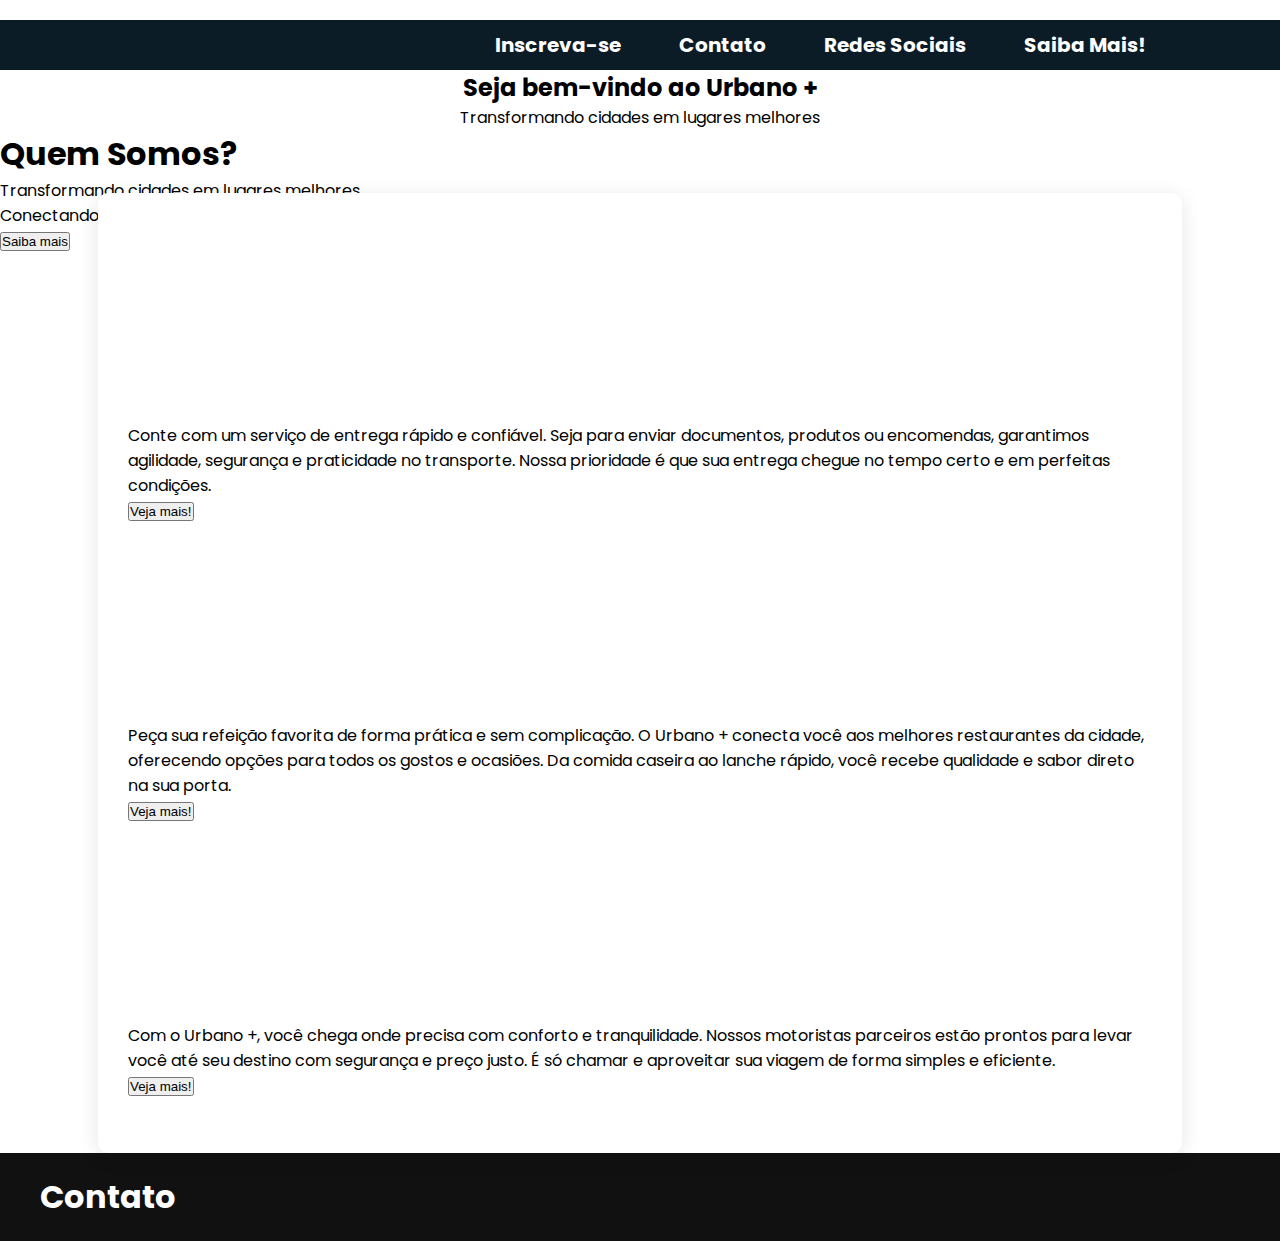
<file: index.html>
<!DOCTYPE html>
<html lang="pt-br">
<head>
    <meta charset="UTF-8">
    <meta name="viewport" content="width=device-width, initial-scale=1.0">
    <title>Urbano +</title>
    <link rel="stylesheet" href="style.css">
</head>

<body>

    <div class="container"> 
        
        <aside class="menu-lateral">
            <div class="logo"></div>
            <nav class="menu">
                <ul>
                    <li><a href="#">Inscreva-se</a></li>
                    <li><a href="#">Contato</a></li>
                    <li><a href="#">Redes Sociais</a></li>
                    <li><a href="#">Saiba Mais!</a></li>
                </ul>
            </nav>
        </aside>


        <div class="container_direita">
            <header>
            <h2>Seja bem-vindo ao Urbano +</h2>
            <p>Transformando cidades em lugares melhores</p>
            </header>

            <div class="blocoprincipal"> 

                <section class="hero">
                    <h1>Quem Somos?</h1>
                    <p>Transformando cidades em lugares melhores</p>
                    <p>Conectando pessoas, ideias e soluções sustentáveis para o futuro urbano.</p>
                
                    <button>Saiba mais</button>
                </section>

                <section class="conteudo">
                    <article>
                        <div class=" imagem imagem1"></div>
                        <p>Conte com um serviço de entrega rápido e confiável. Seja para enviar documentos, produtos ou encomendas, garantimos agilidade, segurança e praticidade no transporte. Nossa prioridade é que sua entrega chegue no tempo certo e em perfeitas condições.</p>
                        <button>Veja mais!</button>
                    </article>

                    <article>
                        <div class=" imagem imagem2"></div>
                        <p>Peça sua refeição favorita de forma prática e sem complicação. O Urbano + conecta você aos melhores restaurantes da cidade, oferecendo opções para todos os gostos e ocasiões. Da comida caseira ao lanche rápido, você recebe qualidade e sabor direto na sua porta.</p>
                        <button>Veja mais!</button>
                    </article>

                    <article>
                        <div class=" imagem imagem3"></div>
                        <p>Com o Urbano +, você chega onde precisa com conforto e tranquilidade. Nossos motoristas parceiros estão prontos para levar você até seu destino com segurança e preço justo. É só chamar e aproveitar sua viagem de forma simples e eficiente.</p>
                        <button>Veja mais!</button>
                    </article>
                </section>


            </div>

        </div>
    </div>
    <footer>
            <h1>Contato</h1>
    </footer>
</body>
</html>
</file>
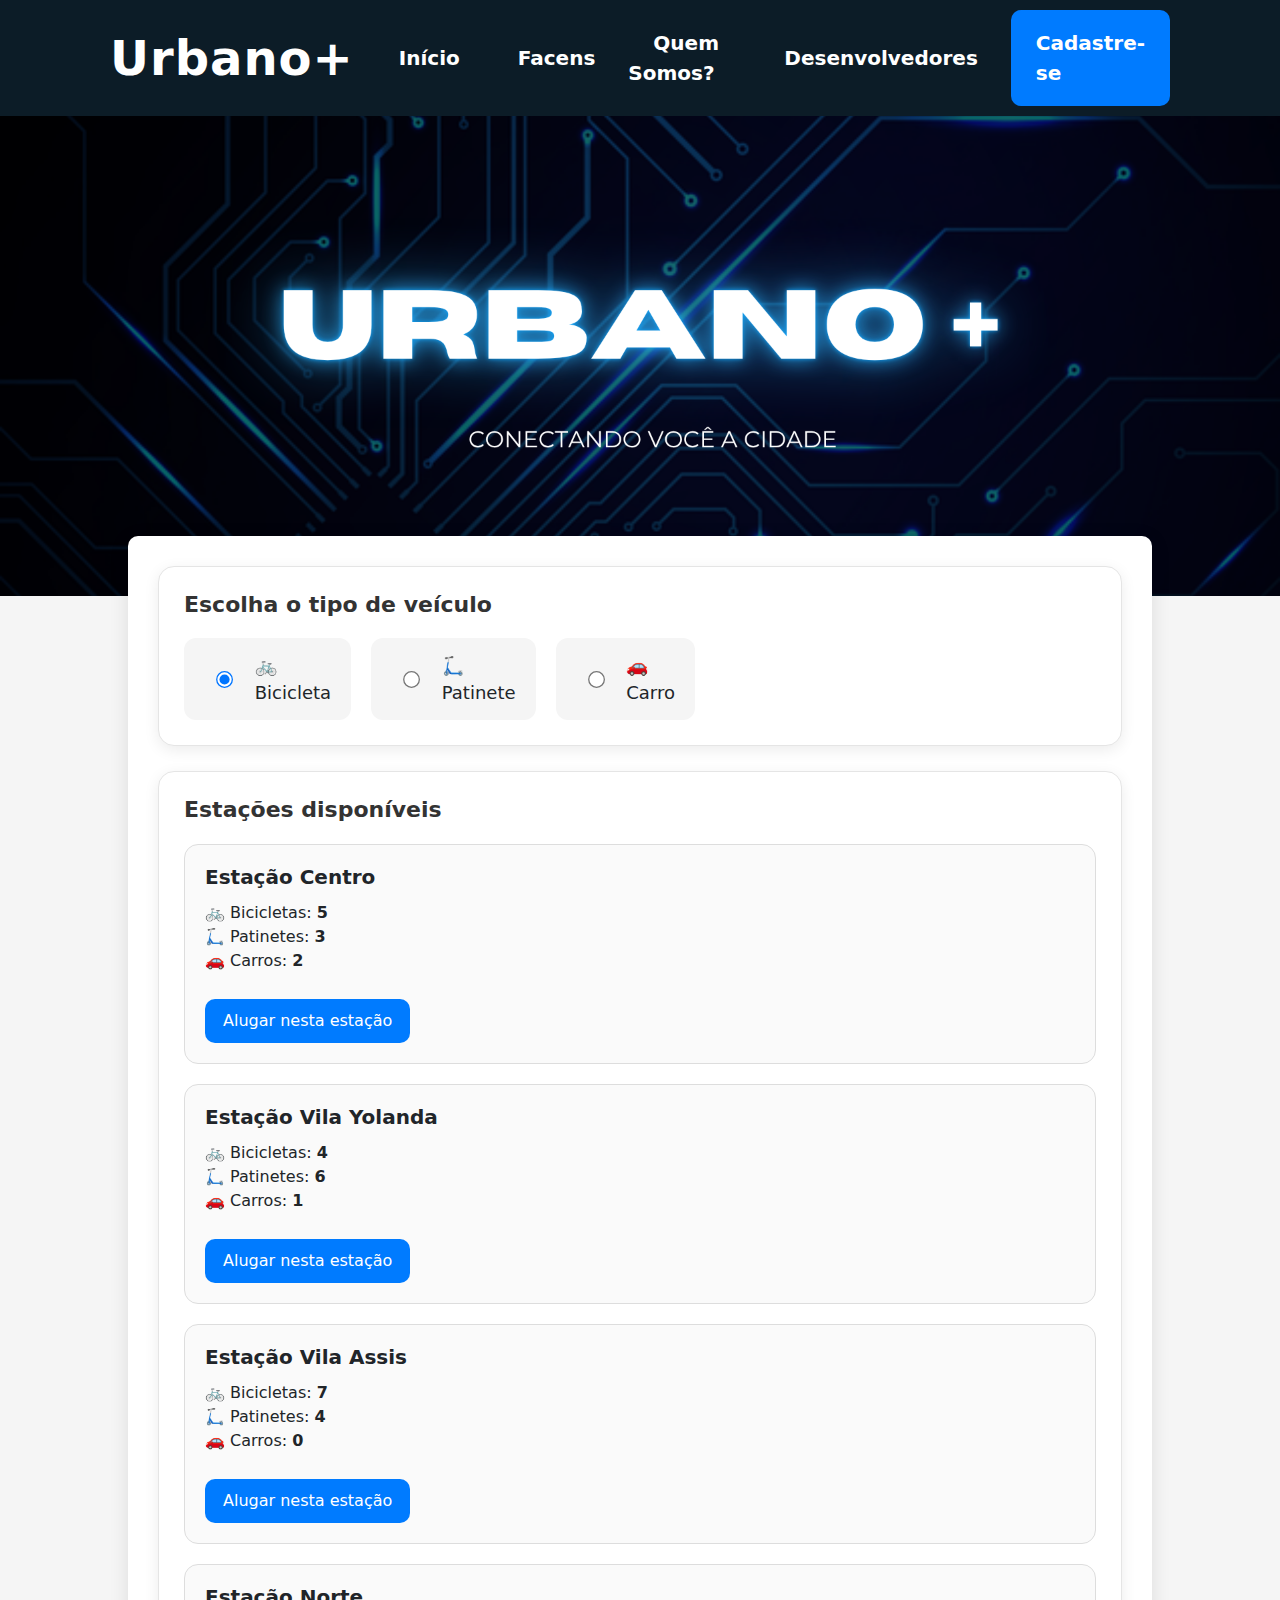
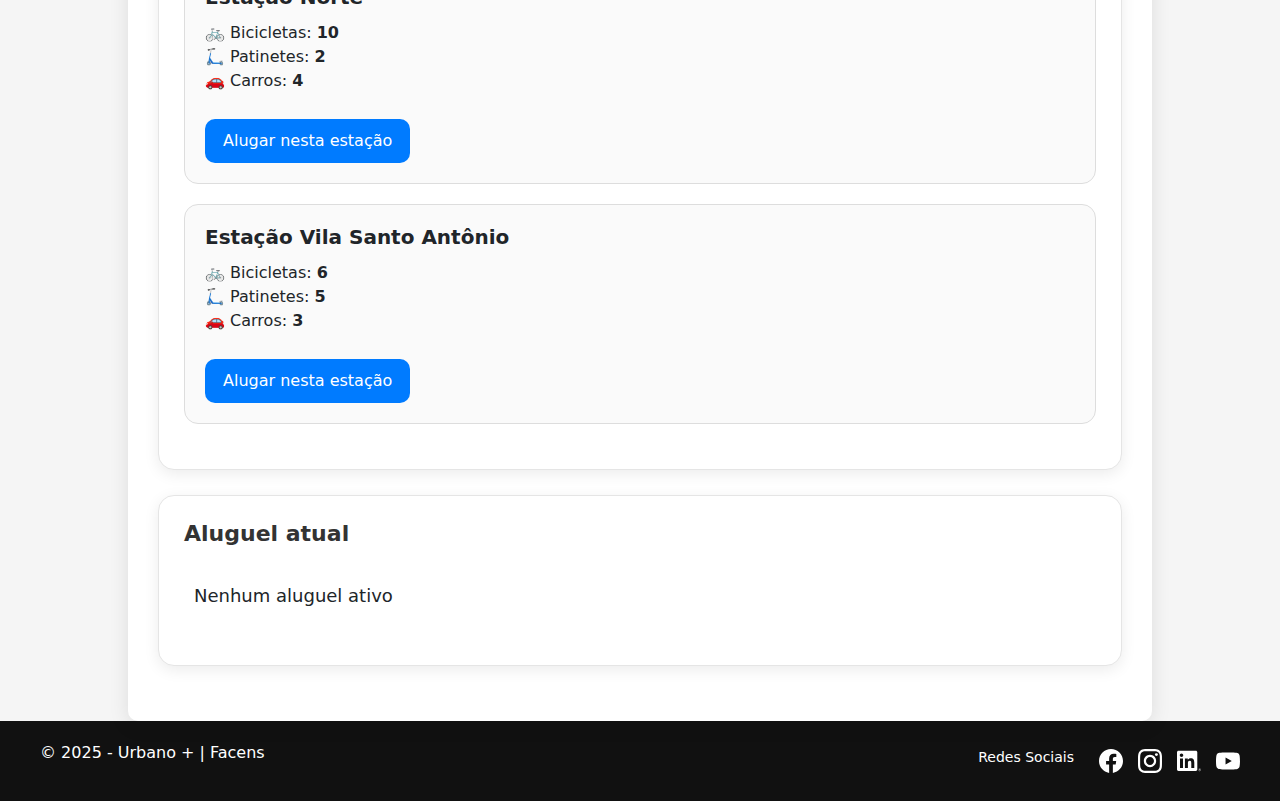
<file: aluguel.html>
<!DOCTYPE html>
<html lang="pt-br">
<head>
    <meta charset="UTF-8">
    <meta name="viewport" content="width=device-width, initial-scale=1.0">
    <title>Urbano+</title>
    <link rel="stylesheet" href="css/style.css">
    <link href="https://cdn.jsdelivr.net/npm/bootstrap@5.3.3/dist/css/bootstrap.min.css" rel="stylesheet">
</head>
<body>

    <div class="main-container">

        <nav class="menu">
            <div class="logo">Urbano+</div>
            <ul>
                <li><a href="/index.html">Início</a></li>
                <li><a href="https://facens.br/">Facens</a></li>
                <li><a href="/quemsomos.html">Quem Somos?</a></li>
                <li><a href="/tela-desenvolverdores.html">Desenvolvedores</a></li>
                <li><a href="/tela-cadastro.html" class="botao">Cadastre-se</a></li>
            </ul>
        </nav>

        <main>
            <div class="imagem-cabecalho">
                <img src="/imagens/imagem para cabeçalho.png" alt="">
            </div>

            <div class="conteudo">

                <section class="tipo-veiculo panel">
                    <h3>Escolha o tipo de veículo</h3>

                    <div class="opcoes-veiculo">
                        <label>
                            <input type="radio" name="tipoVeiculo" value="bicicleta" checked>
                            🚲 Bicicleta
                        </label>

                        <label>
                            <input type="radio" name="tipoVeiculo" value="patinete">
                            🛴 Patinete
                        </label>

                        <label>
                            <input type="radio" name="tipoVeiculo" value="carro">
                            🚗 Carro
                        </label>
                    </div>
                </section>


                <section id="painel-aluguel" class="panel">
                    <h3>Estações disponíveis</h3>
                    <div id="lista-estacoes"></div>
                </section>

                <section class="panel">
                    <h3>Aluguel atual</h3>
                    <div id="status-aluguel"><p>Nenhum aluguel ativo</p></div>
                </section>

            </div>
        </main>
    </div>

    <footer>
        <div class="rodape">
            
            <div>
                <p>© 2025 - Urbano + | Facens</p>
            </div>

            <div class="icons">
                <h4>Redes Sociais</h4>
                <a href="https://facebook.com" target="_blank" aria-label="Facebook">
                <img src="/imagens/facebook.svg" alt="Facebook">
                </a>
                <a href="https://instagram.com" target="_blank" aria-label="Instagram">
                <img src="/imagens/instagram.svg" alt="Instagram">
                </a>
                <a href="https://linkedin.com" target="_blank" aria-label="LinkedIn">
                <img src="/imagens/linkedin.svg" alt="LinkedIn">
                </a>
                <a href="https://youtube.com" target="_blank" aria-label="YouTube">
                <img src="/imagens/youtube.svg" alt="YouTube">
                </a>
            </div>
        </div>
    </footer>

    <script src="js/script-aluguel.js"></script>
    <script src="https://cdn.jsdelivr.net/npm/bootstrap@5.3.3/dist/js/bootstrap.bundle.min.js"></script>

    
</body>
</html>
</file>
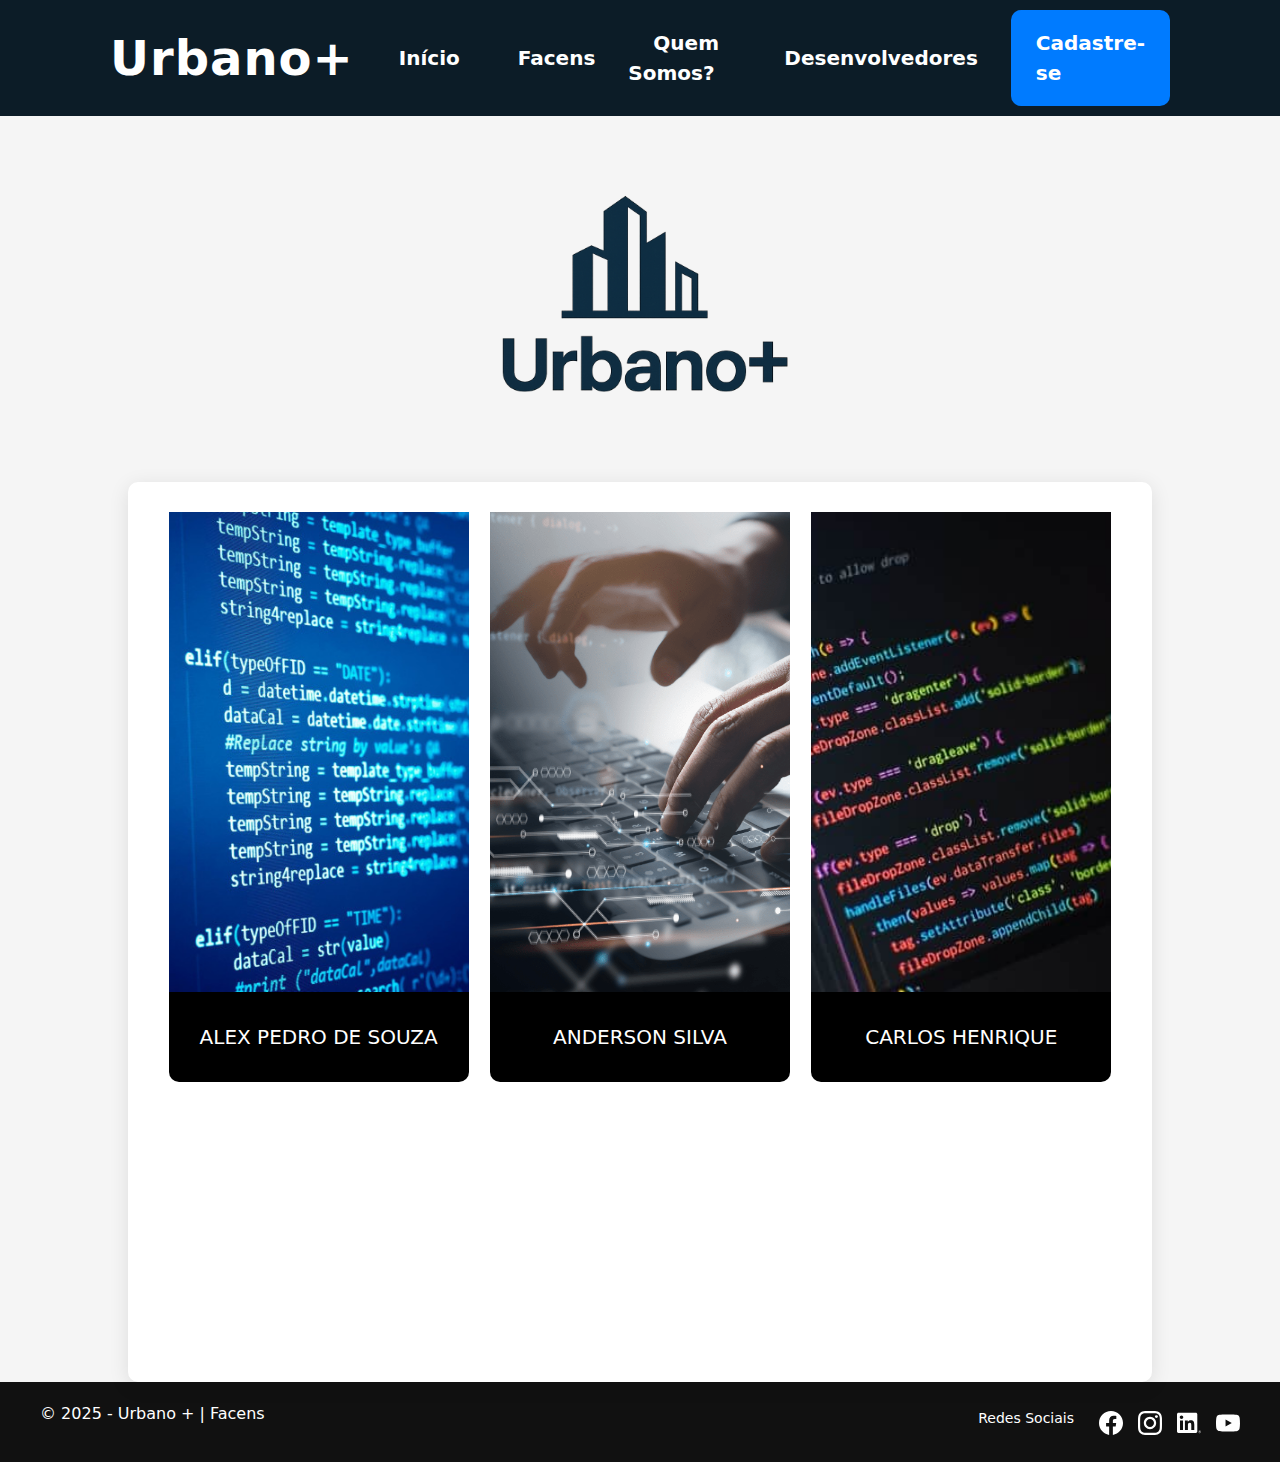
<file: desenvolverdores.html>
<!DOCTYPE html>
<html lang="pt-br">
<head>
    <meta charset="UTF-8">
    <meta name="viewport" content="width=device-width, initial-scale=1.0">
    <title>Urbano+</title>
    <link rel="stylesheet" href="style.css">
    <link href="https://cdn.jsdelivr.net/npm/bootstrap@5.3.3/dist/css/bootstrap.min.css" rel="stylesheet">
</head>
<body>

    <div class="main-container">

        <nav class="menu">
            <div class="logo">Urbano+</div>
            <ul>
                <li><a href="/index.html">Início</a></li>
                <li><a href="https://facens.br/">Facens</a></li>
                <li><a href="/quemsomos.html">Quem Somos?</a></li>
                <li><a href="/desenvolverdores.html">Desenvolvedores</a></li>
                <li><a href="/Teladecadastro.html" class="botao">Cadastre-se</a></li>
            </ul>
        </nav>

        <header>
            <img src="/imagens/logo.png" alt="Logo Urbano +">
            <h2>Desenvolvedores do Projetoa</h2>
        </header>
        
        <main>
            <div class="conteudo">

                <section class="cards-telaprincipal">
                    <article>
                        <img src="/imagens/desenvolvedor.jpg" alt="imagem de desenvolvedor">
                        <p>ALEX PEDRO DE SOUZA</p>
                    </article>

                    <article>
                        <img src="/imagens/desenvolvedor-de-software.png" alt="imagem de desenvolvedor">
                        <p>ANDERSON SILVA</p>
                    </article>

                    <article>
                        <img src="/imagens/desenvolvedor-web.jpg" alt="imagem de desenvolvedor">
                        <p>CARLOS HENRIQUE</p>
                    </article>
                </section>
            </div>
        </main>
    </div>

    <footer>
        <div class="rodape">
            
            <div>
                <p>© 2025 - Urbano + | Facens</p>
            </div>

            <div class="icons">
                <h4>Redes Sociais</h4>
                <a href="https://facebook.com" target="_blank" aria-label="Facebook">
                <img src="/imagens/facebook.svg" alt="Facebook">
                </a>
                <a href="https://instagram.com" target="_blank" aria-label="Instagram">
                <img src="/imagens/instagram.svg" alt="Instagram">
                </a>
                <a href="https://linkedin.com" target="_blank" aria-label="LinkedIn">
                <img src="/imagens/linkedin.svg" alt="LinkedIn">
                </a>
                <a href="https://youtube.com" target="_blank" aria-label="YouTube">
                <img src="/imagens/youtube.svg" alt="YouTube">
                </a>
            </div>
        </div>
    </footer>

<script src="https://cdn.jsdelivr.net/npm/bootstrap@5.3.3/dist/js/bootstrap.bundle.min.js"></script>
    
</body>
</html>
</file>
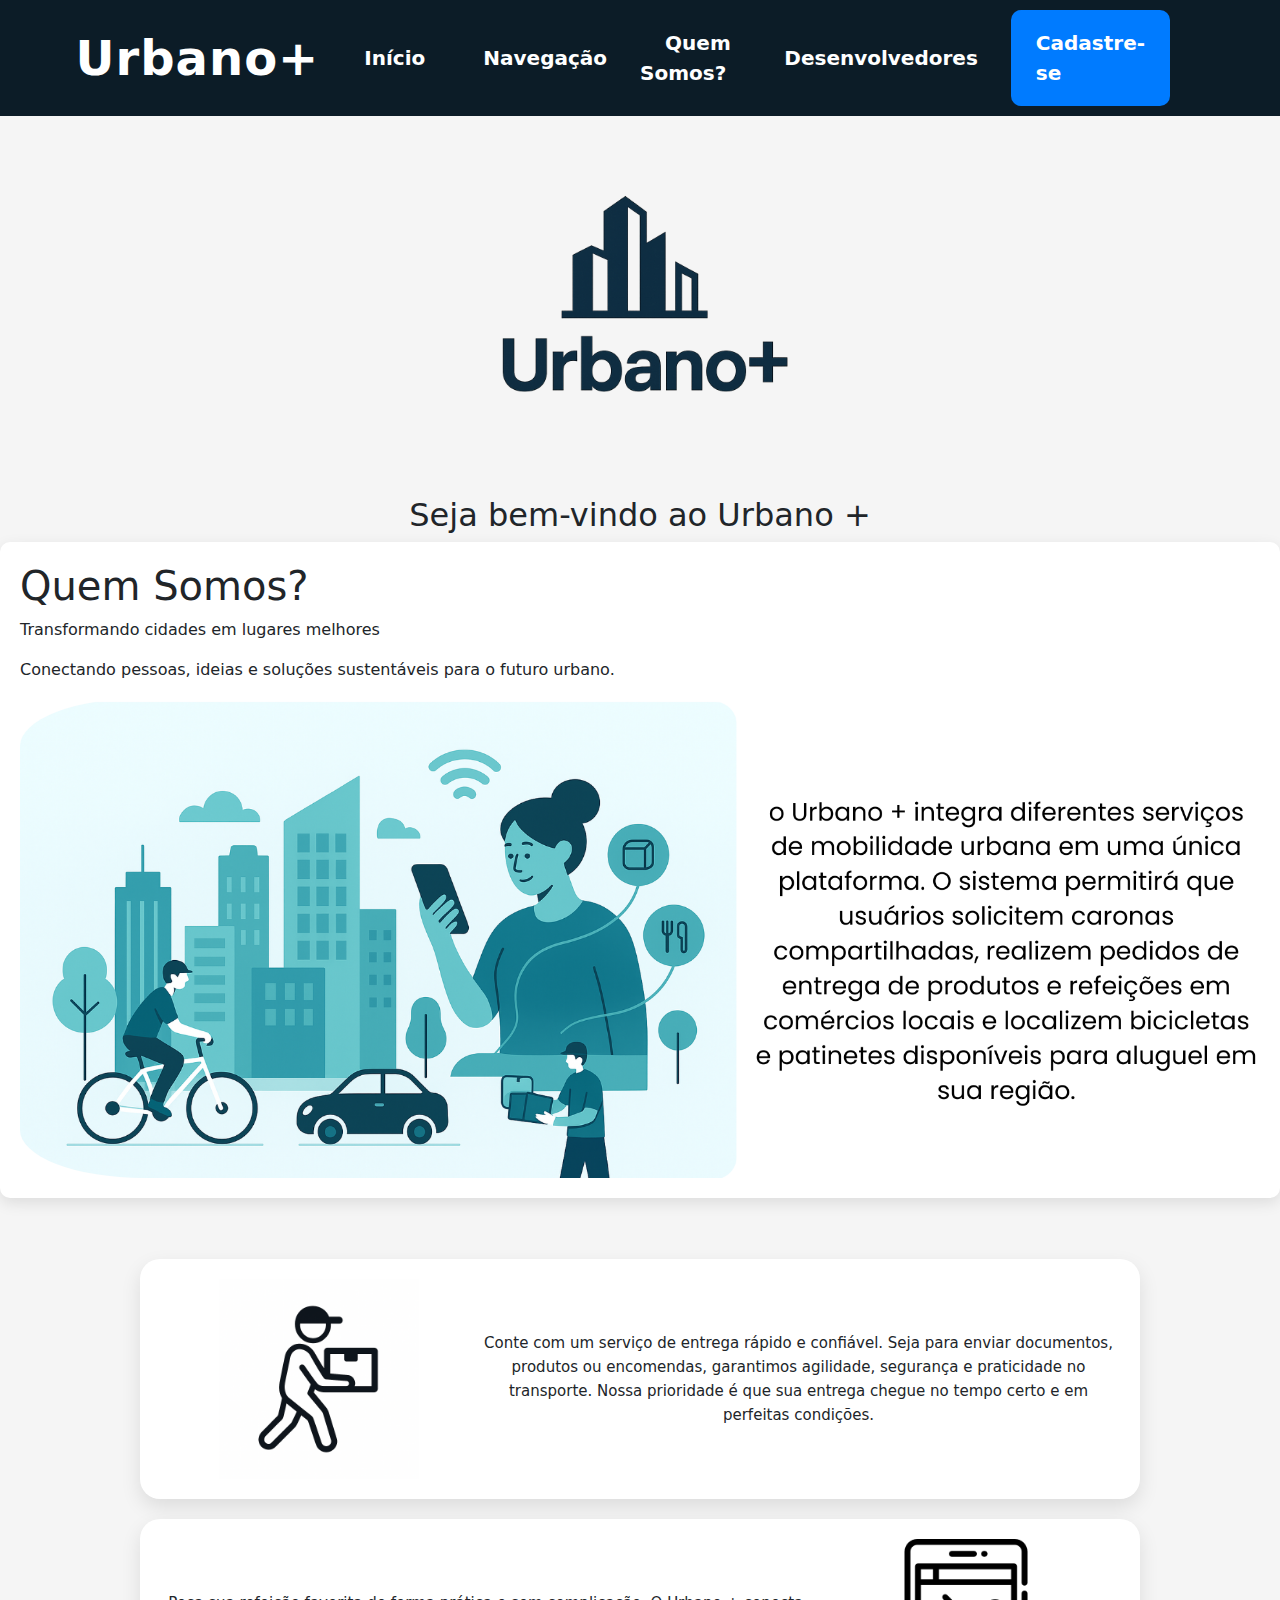
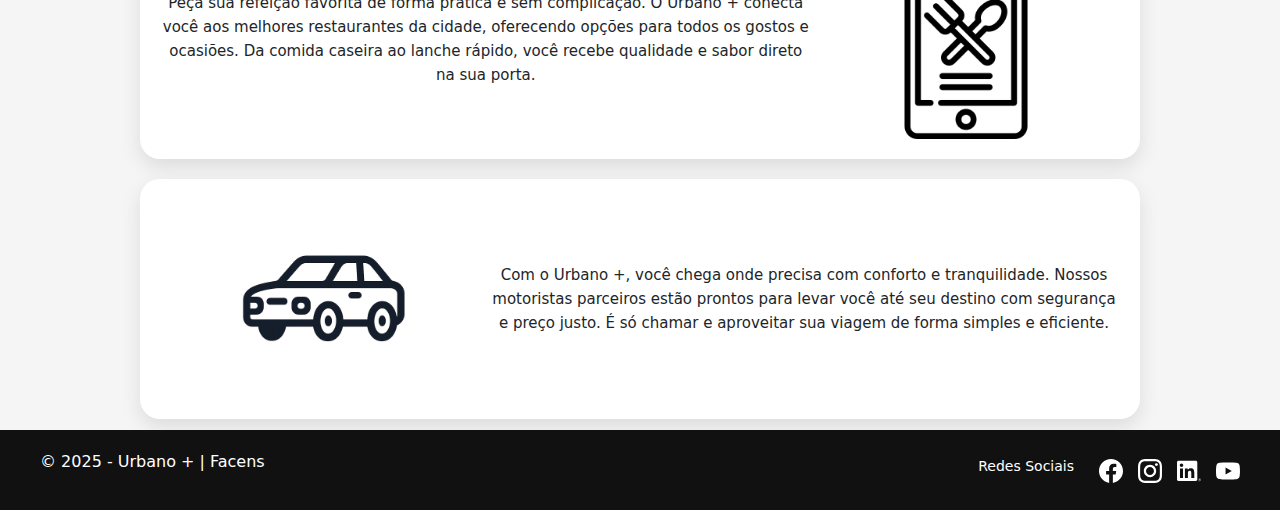
<file: quemsomos.html>
<!DOCTYPE html>
<html lang="pt-br">
<head>
    <meta charset="UTF-8">
    <meta name="viewport" content="width=device-width, initial-scale=1.0">
    <title>Urbano+</title>
    <link rel="stylesheet" href="style.css">
    <link href="https://cdn.jsdelivr.net/npm/bootstrap@5.3.3/dist/css/bootstrap.min.css" rel="stylesheet">
</head>
<body>

    <div class="main-container">

        <nav class="menu">
            <div class="logo">Urbano+</div>
            <ul>
                <li><a href="/index.html">Início</a></li>
                <li><a href="#">Navegação</a></li>
                <li><a href="/quemsomos.html">Quem Somos?</a></li>
                <li><a href="#">Desenvolvedores</a></li>
                <li><a href="/Teladecadastro.html" class="botao">Cadastre-se</a></li>
            </ul>
        </nav>

        <header>
            <img src="/imagens/logo.png" alt="Logo Urbano +">
            <h2>Seja bem-vindo ao Urbano +</h2>
        </header>
        
        <main>
            <section class="description">

                <h1>Quem Somos?</h1>
                <p>Transformando cidades em lugares melhores</p>
                <p>Conectando pessoas, ideias e soluções sustentáveis para o futuro urbano.</p>

                <div class="description-project"> 
                    <img src="/imagens/o Urbano +.png" alt="">
                </div>

            </section>

            <section class="cards">

                <article>
                    <img class="imagem" src="/imagens/icone.entrega.png" alt="entrega">
                    <p class="cards-description">Conte com um serviço de entrega rápido e confiável. Seja para enviar documentos, produtos ou encomendas, garantimos agilidade, segurança e praticidade no transporte. Nossa prioridade é que sua entrega chegue no tempo certo e em perfeitas condições.</p>
                </article>

                <article>
                    <p class="cards-description">Peça sua refeição favorita de forma prática e sem complicação. O Urbano + conecta você aos melhores restaurantes da cidade, oferecendo opções para todos os gostos e ocasiões. Da comida caseira ao lanche rápido, você recebe qualidade e sabor direto na sua porta.</p>
                    <img class="imagem" src="/imagens/icone.comida.png" alt="pedidos">
                </article>

                <article>
                    <img class="imagem" src="/imagens/icone.carro.png" alt="carro">
                    <p class="cards-description">Com o Urbano +, você chega onde precisa com conforto e tranquilidade. Nossos motoristas parceiros estão prontos para levar você até seu destino com segurança e preço justo. É só chamar e aproveitar sua viagem de forma simples e eficiente.</p>
                </article>

            </section>
        </main>
    </div>

    <footer>
        <div class="rodape">
            
            <div>
                <p>© 2025 - Urbano + | Facens</p>
            </div>

            <div class="icons">
                <h4>Redes Sociais</h4>
                <a href="https://facebook.com" target="_blank" aria-label="Facebook">
                <img src="/imagens/facebook.svg" alt="Facebook">
                </a>
                <a href="https://instagram.com" target="_blank" aria-label="Instagram">
                <img src="/imagens/instagram.svg" alt="Instagram">
                </a>
                <a href="https://linkedin.com" target="_blank" aria-label="LinkedIn">
                <img src="/imagens/linkedin.svg" alt="LinkedIn">
                </a>
                <a href="https://youtube.com" target="_blank" aria-label="YouTube">
                <img src="/imagens/youtube.svg" alt="YouTube">
                </a>
            </div>
        </div>
    </footer>

<script src="https://cdn.jsdelivr.net/npm/bootstrap@5.3.3/dist/js/bootstrap.bundle.min.js"></script>
    
</body>
</html>
</file>
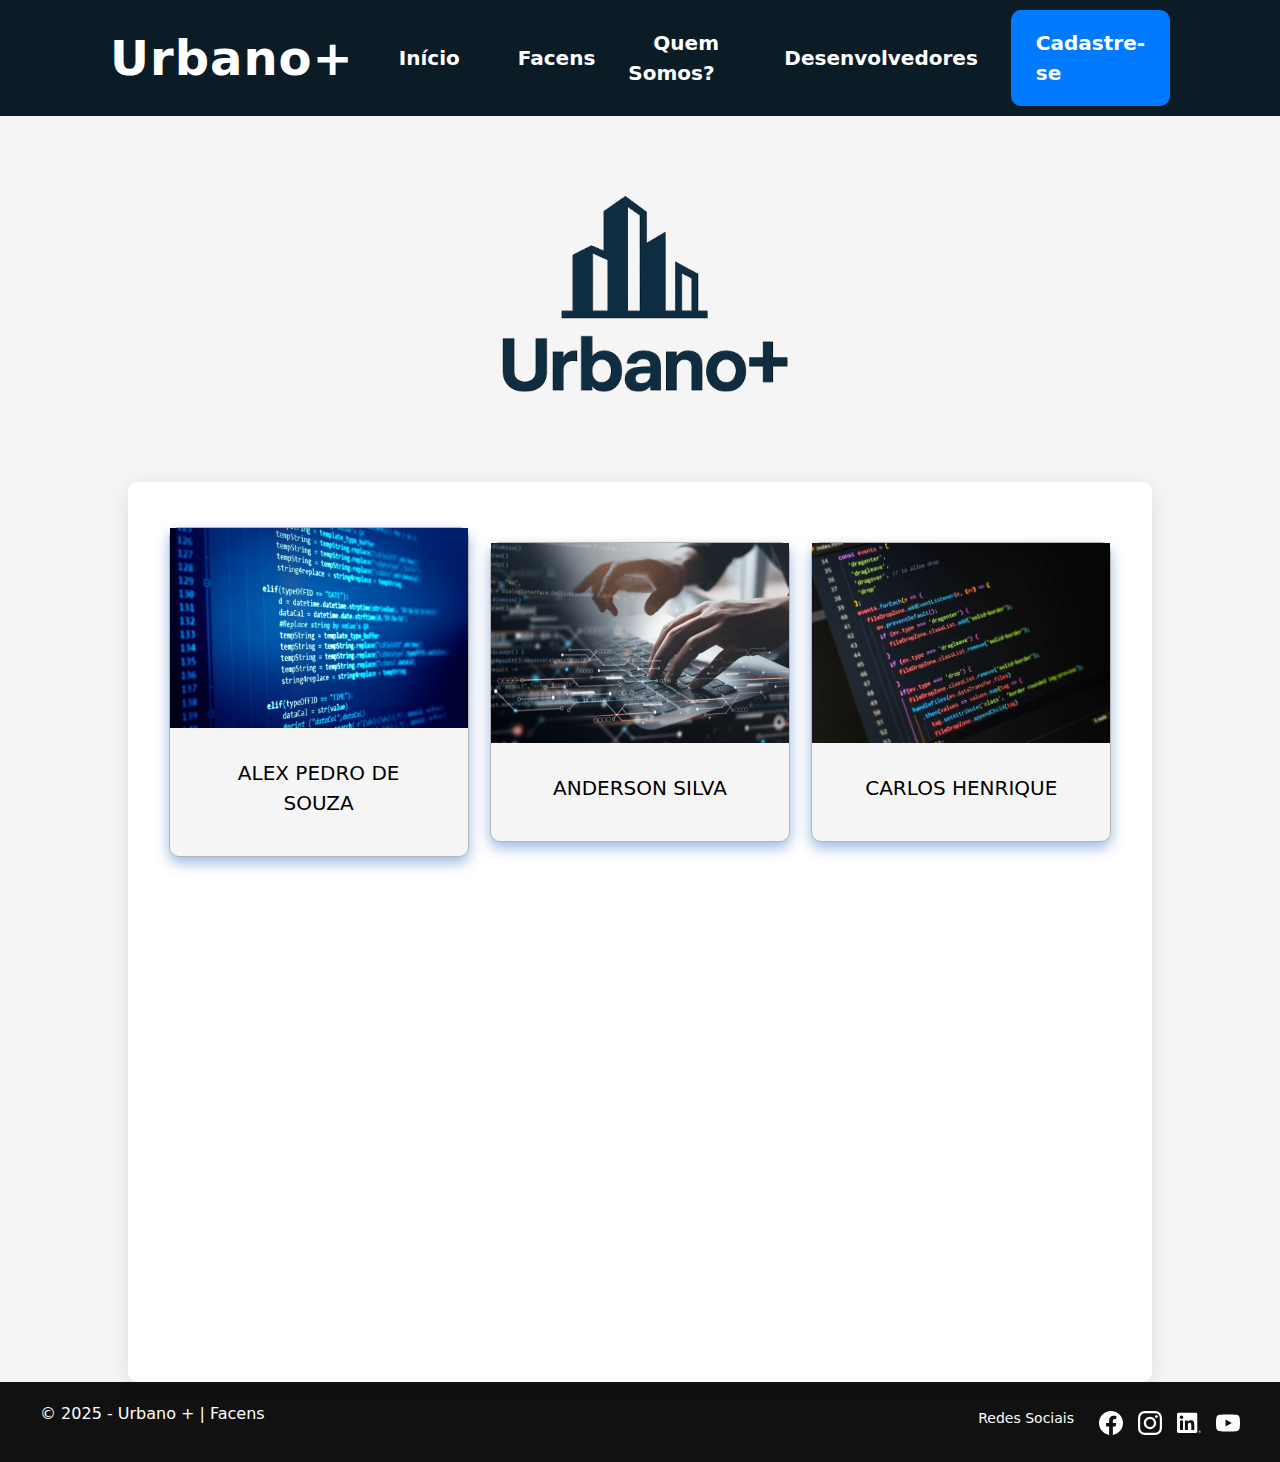
<file: tela-desenvolverdores.html>
<!DOCTYPE html>
<html lang="pt-br">
<head>
    <meta charset="UTF-8">
    <meta name="viewport" content="width=device-width, initial-scale=1.0">
    <title>Urbano+</title>
    <link rel="stylesheet" href="css/style.css">
    <link href="https://cdn.jsdelivr.net/npm/bootstrap@5.3.3/dist/css/bootstrap.min.css" rel="stylesheet">
</head>
<body>

    <div class="main-container">

        <nav class="menu">
            <div class="logo">Urbano+</div>
            <ul>
                <li><a href="/index.html">Início</a></li>
                <li><a href="https://facens.br/">Facens</a></li>
                <li><a href="/quemsomos.html">Quem Somos?</a></li>
                <li><a href="/tela-desenvolverdores.html">Desenvolvedores</a></li>
                <li><a href="/tela-cadastro.html" class="botao">Cadastre-se</a></li>
            </ul>
        </nav>

        <header>
            <img src="/imagens/logo.png" alt="Logo Urbano +">
            <h2>Desenvolvedores do Projetoa</h2>
        </header>
        
        <main>
            <div class="conteudo">

                <section class="cards-telaprincipal">
                    <article>
                        <img src="/imagens/desenvolvedor.jpg" alt="imagem de desenvolvedor">
                        <p>ALEX PEDRO DE SOUZA</p>
                        <h2></h2>
                    </article>

                    <article>
                        <img src="/imagens/desenvolvedor-de-software.png" alt="imagem de desenvolvedor">
                        <p>ANDERSON SILVA</p>
                        <h2></h2>
                    </article>

                    <article>
                        <img src="/imagens/desenvolvedor-web.jpg" alt="imagem de desenvolvedor">
                        <p>CARLOS HENRIQUE</p>
                        <h2></h2>
                    </article>
                </section>
            </div>
        </main>
    </div>

    <footer>
        <div class="rodape">
            
            <div>
                <p>© 2025 - Urbano + | Facens</p>
            </div>

            <div class="icons">
                <h4>Redes Sociais</h4>
                <a href="https://facebook.com" target="_blank" aria-label="Facebook">
                <img src="/imagens/facebook.svg" alt="Facebook">
                </a>
                <a href="https://instagram.com" target="_blank" aria-label="Instagram">
                <img src="/imagens/instagram.svg" alt="Instagram">
                </a>
                <a href="https://linkedin.com" target="_blank" aria-label="LinkedIn">
                <img src="/imagens/linkedin.svg" alt="LinkedIn">
                </a>
                <a href="https://youtube.com" target="_blank" aria-label="YouTube">
                <img src="/imagens/youtube.svg" alt="YouTube">
                </a>
            </div>
        </div>
    </footer>

<script src="https://cdn.jsdelivr.net/npm/bootstrap@5.3.3/dist/js/bootstrap.bundle.min.js"></script>
    
</body>
</html>
</file>
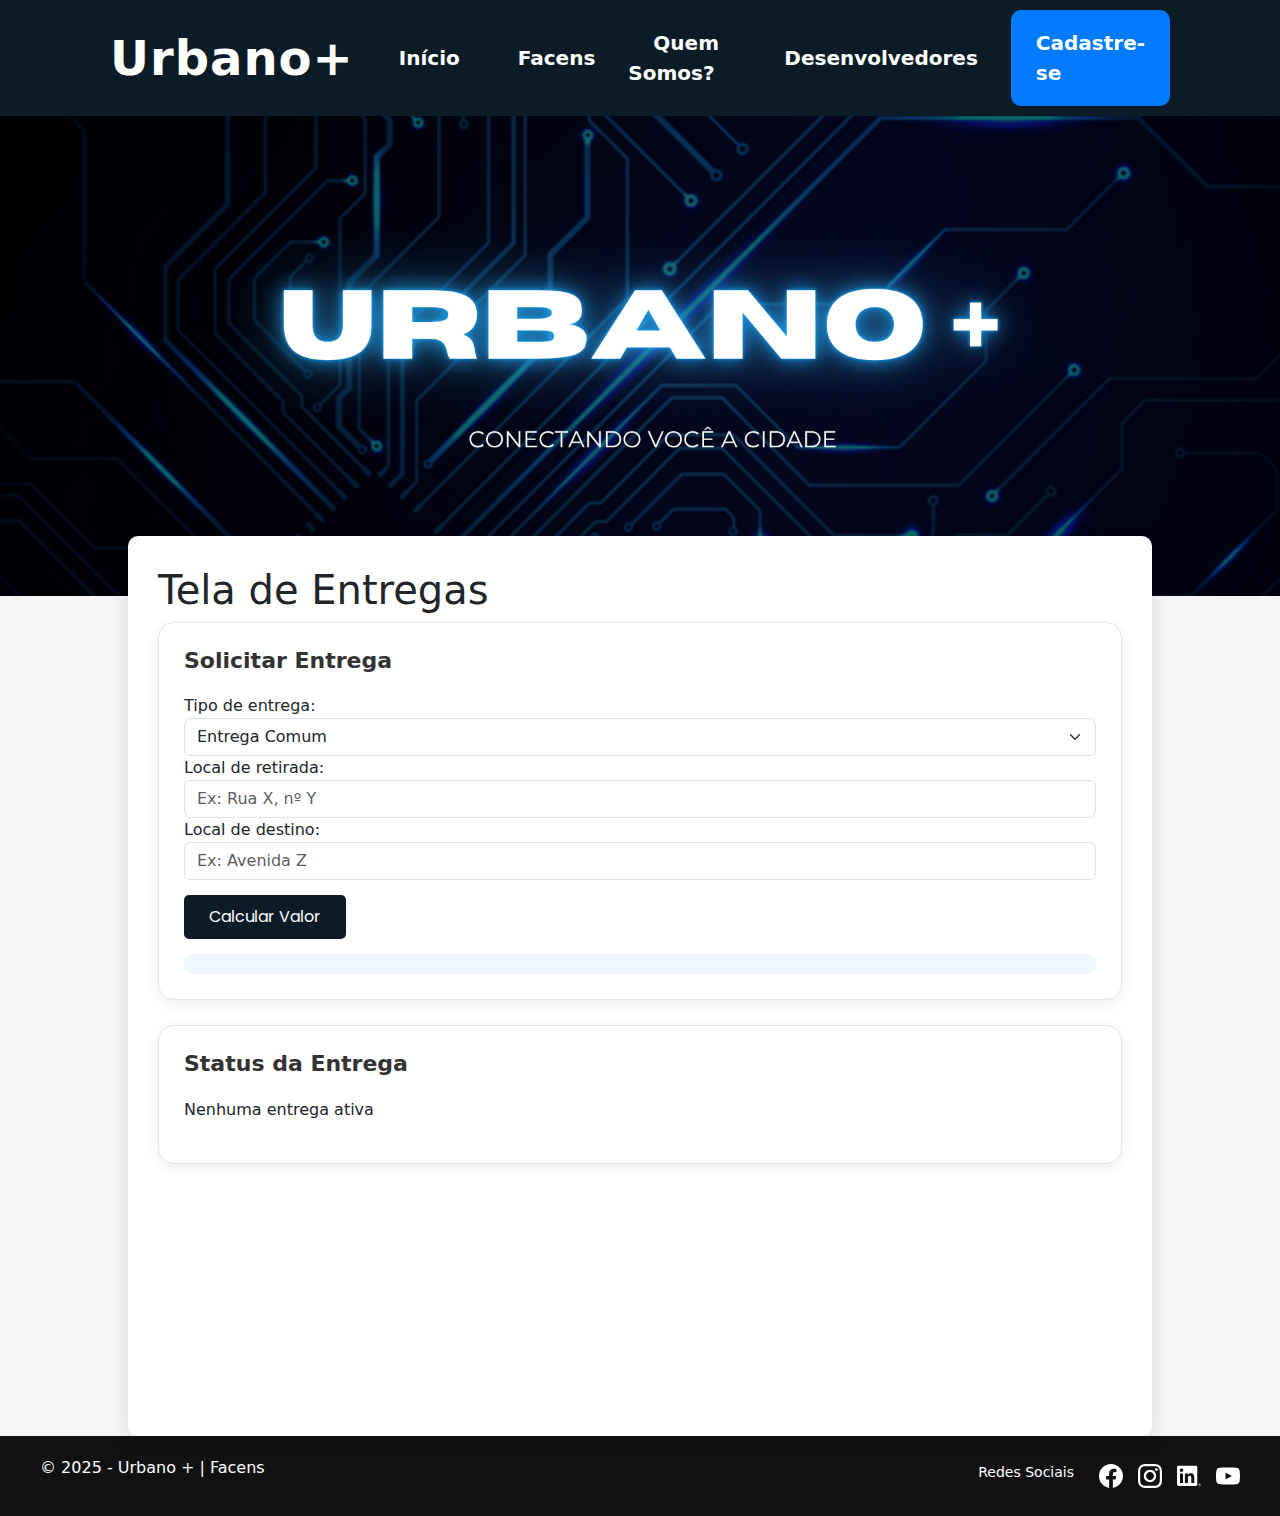
<file: tela-entregas.html>
<!DOCTYPE html>
<html lang="pt-br">
<head>
    <meta charset="UTF-8">
    <meta name="viewport" content="width=device-width, initial-scale=1.0">
    <title>Urbano+</title>
    <link rel="stylesheet" href="css/style.css">
    <link href="https://cdn.jsdelivr.net/npm/bootstrap@5.3.3/dist/css/bootstrap.min.css" rel="stylesheet">
</head>
<body>

    <div class="main-container">

        <nav class="menu">
            <div class="logo">Urbano+</div>
            <ul>
                <li><a href="/index.html">Início</a></li>
                <li><a href="https://facens.br/">Facens</a></li>
                <li><a href="/quemsomos.html">Quem Somos?</a></li>
                <li><a href="/tela-desenvolverdores.html">Desenvolvedores</a></li>
                <li><a href="/tela-cadastro.html" class="botao">Cadastre-se</a></li>
            </ul>
        </nav>

        <main>
            <div class="imagem-cabecalho">
                <img src="/imagens/imagem para cabeçalho.png" alt="">
            </div>

            <div class="conteudo">

                <section>
                    <h1>Tela de Entregas</h1>
                </section>

                <section class="panel">
                    <h3>Solicitar Entrega</h3>

                    <div class="form-group">
                        <label>Tipo de entrega:</label>
                        <select id="tipoEntrega" class="form-select">
                            <option value="comum">Entrega Comum</option>
                            <option value="express">Entrega Express</option>
                        </select>
                    </div>

                    <div class="form-group">
                        <label>Local de retirada:</label>
                        <input type="text" id="localRetirada" class="form-control" placeholder="Ex: Rua X, nº Y">
                    </div>

                    <div class="form-group">
                        <label>Local de destino:</label>
                        <input type="text" id="localDestino" class="form-control" placeholder="Ex: Avenida Z">
                    </div>

                    <button class="botao-enviar" onclick="calcularEntrega()">Calcular Valor</button>

                    <div id="resultadoEntrega" class="resultado"></div>
                </section>

                <section class="panel">
                    <h3>Status da Entrega</h3>
                    <div id="statusEntrega">
                        <p>Nenhuma entrega ativa</p>
                    </div>
                </section>
  
            </div>
        </main>
    </div>

    <footer>
        <div class="rodape">
            
            <div>
                <p>© 2025 - Urbano + | Facens</p>
            </div>

            <div class="icons">
                <h4>Redes Sociais</h4>
                <a href="https://facebook.com" target="_blank" aria-label="Facebook">
                <img src="/imagens/facebook.svg" alt="Facebook">
                </a>
                <a href="https://instagram.com" target="_blank" aria-label="Instagram">
                <img src="/imagens/instagram.svg" alt="Instagram">
                </a>
                <a href="https://linkedin.com" target="_blank" aria-label="LinkedIn">
                <img src="/imagens/linkedin.svg" alt="LinkedIn">
                </a>
                <a href="https://youtube.com" target="_blank" aria-label="YouTube">
                <img src="/imagens/youtube.svg" alt="YouTube">
                </a>
            </div>
        </div>
    </footer>

<script src="js/script-entrega.js"></script>

<script src="https://cdn.jsdelivr.net/npm/bootstrap@5.3.3/dist/js/bootstrap.bundle.min.js"></script>

    
</body>
</html>
</file>
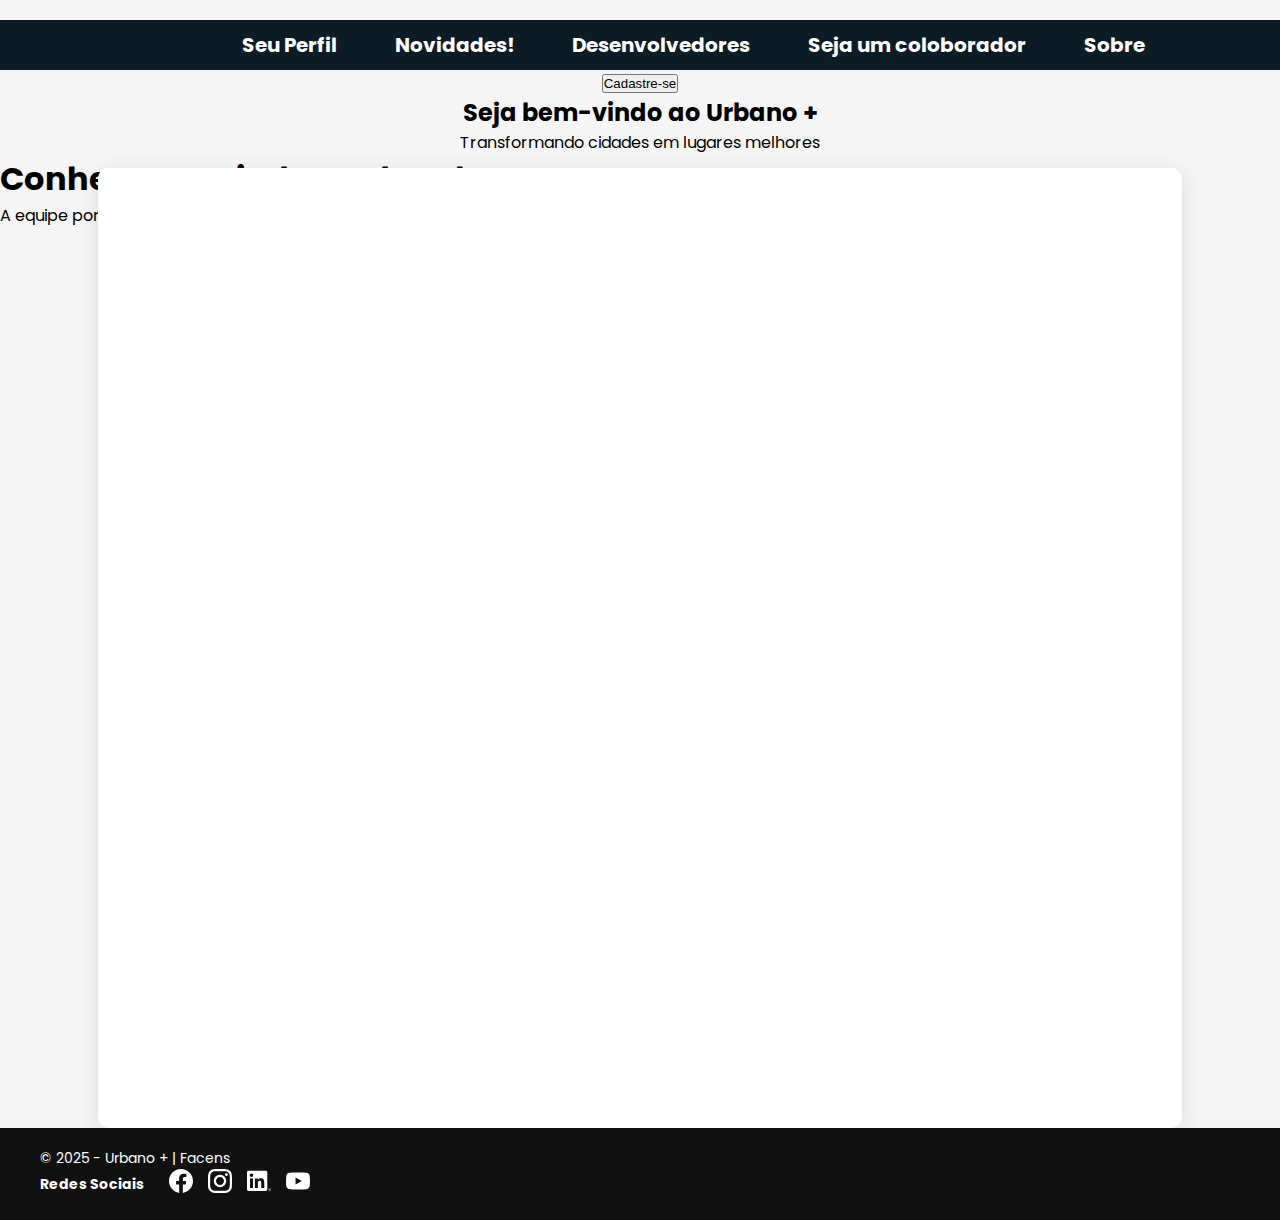
<file: tela.desenvolvedores.html>
<!DOCTYPE html>
<html lang="pt-br">
<head>
    <meta charset="UTF-8">
    <meta name="viewport" content="width=device-width, initial-scale=1.0">
    <title>Urbano +</title>
    <link rel="stylesheet" href="style.css">
</head>

<body>

    <div class="main-container"> 
        
        <aside class="sidebar">
            <div class="logo"></div>
            <nav class="menu">
                <ul>
                    <li><a href="#">Seu Perfil</a></li>
                    <li><a href="#">Novidades!</a></li>
                    <li><a href="#">Desenvolvedores</a></li>
                    <li><a href="#">Seja um coloborador</a></li>
                    <li><a href="#">Sobre</a></li>
                </ul>
            </nav>
        </aside>


        <div class="content-container">

            <header>
                <div class="header-actions">
                    <button class="btn-inscreva"> Cadastre-se</button>
                </div>

                <div class="header-text">
                    <h2>Seja bem-vindo ao Urbano +</h2>
                    <p>Transformando cidades em lugares melhores</p>
                </div>
            </header>

            <div class="blocoprincipal"> 

                <section class="hero">
                    <h1>Conheça os criadores do Urbano +</h1>
                    <p>A equipe por trás das ideias, inovações e soluções que transformam o projeto em realidade.</p>
                </section>

                <section class="conteudo">
                    <article>

                    </article>
                </section>


            </div>

        </div>
    </div>
    
    <footer>
        <div class="endbar">
            <div>
                <p>© 2025 - Urbano + | Facens</p>
            </div>

            <div class="icons">
                <h4>Redes Sociais</h4>
                <a href="https://facebook.com" target="_blank" aria-label="Facebook">
                <img src="/imagens/facebook.svg" alt="Facebook">
                </a>
                <a href="https://instagram.com" target="_blank" aria-label="Instagram">
                <img src="/imagens/instagram.svg" alt="Instagram">
                </a>
                <a href="https://linkedin.com" target="_blank" aria-label="LinkedIn">
                <img src="/imagens/linkedin.svg" alt="LinkedIn">
                </a>
                <a href="https://youtube.com" target="_blank" aria-label="YouTube">
                <img src="/imagens/youtube.svg" alt="YouTube">
                </a>
            </div>
        </div>
    </footer>
</body>
</html>
</file>
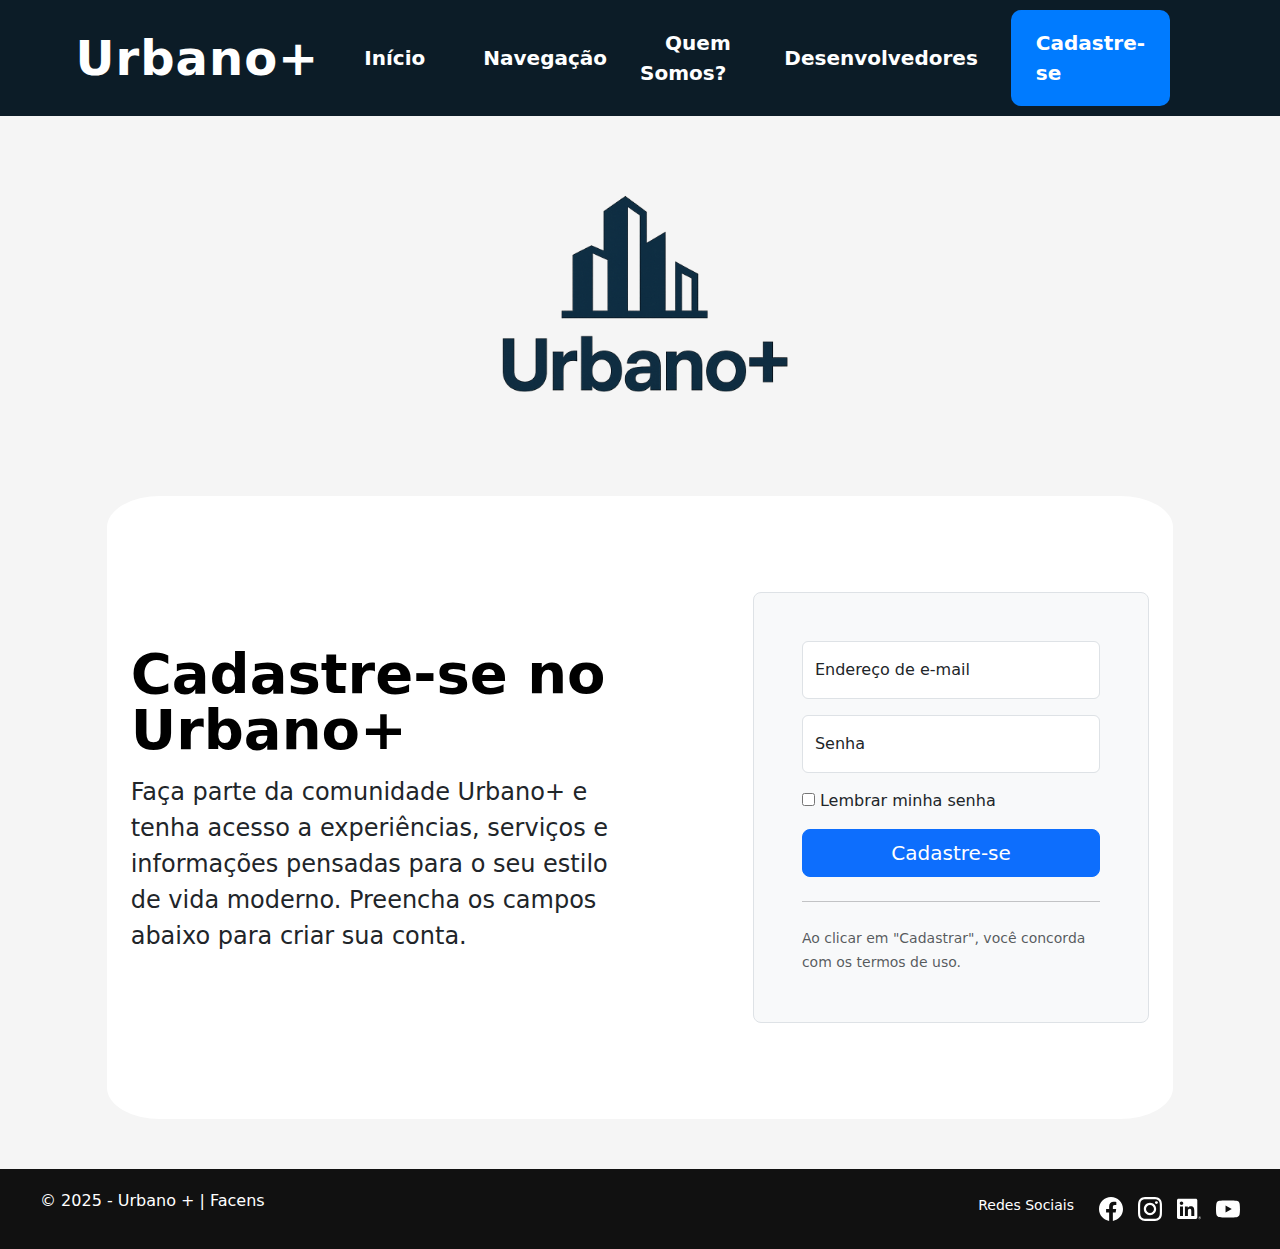
<file: Teladecadastro.html>
<!DOCTYPE html>
<html lang="pt-br">
<head>
    <meta charset="UTF-8">
    <meta name="viewport" content="width=device-width, initial-scale=1.0">
    <title>Urbano+</title>
    <link rel="stylesheet" href="style.css">
    <link href="https://cdn.jsdelivr.net/npm/bootstrap@5.3.3/dist/css/bootstrap.min.css" rel="stylesheet">
</head>
<body>

    <div class="main-container">

        <nav class="menu">
            <div class="logo">Urbano+</div>
            <ul>
                <li><a href="/index.html">Início</a></li>
                <li><a href="#">Navegação</a></li>
                <li><a href="/quemsomos.html">Quem Somos?</a></li>
                <li><a href="#">Desenvolvedores</a></li>
                <li><a href="/Teladecadastro.html" class="botao">Cadastre-se</a></li>
            </ul>
        </nav>

        <header>
            <img src="/imagens/logo.png" alt="Logo Urbano +">
        </header>


        <main>

            <div class="container col-xl-10 col-xxl-8 px-4 py-5" style="background-color: white; border-radius: 5%; margin-bottom: 50px;">
                <div class="row align-items-center g-lg-5 py-5">
                    <div class="col-lg-7 text-center text-lg-start">
                        <h1 class="display-4 fw-bold lh-1 text-body-emphasis mb-3">
                            Cadastre-se no Urbano+
                        </h1>
                        <p class="col-lg-10 fs-4">
                            Faça parte da comunidade Urbano+ e tenha acesso a experiências, serviços e informações pensadas para o seu estilo de vida moderno. 
                            Preencha os campos abaixo para criar sua conta.
                        </p>
                    </div>
                    <div class="col-md-10 mx-auto col-lg-5">
                        <form class="p-4 p-md-5 border rounded-3 bg-body-tertiary">
                            <div class="form-floating mb-3">
                                <input
                                    type="email"
                                    class="form-control"
                                    id="floatingInput"
                                    placeholder="name@example.com"
                                />
                                <label for="floatingInput">Endereço de e-mail</label>
                            </div>
                            <div class="form-floating mb-3">
                                <input
                                    type="password"
                                    class="form-control"
                                    id="floatingPassword"
                                    placeholder="Password"
                                />
                                <label for="floatingPassword">Senha</label>
                            </div>
                            <div class="checkbox mb-3">
                                <label>
                                    <input type="checkbox" value="remember-me" /> Lembrar minha senha
                                </label>
                            </div>
                            <button class="w-100 btn btn-lg btn-primary" type="submit">
                                Cadastre-se
                            </button>
                            <hr class="my-4" />
                            <small class="text-body-secondary"
                                >Ao clicar em "Cadastrar", você concorda com os termos de uso.</small
                            >
                        </form>
                    </div>
                </div>
            </div>

        </main>

    </div>

    <footer>
        <div class="rodape">
            
            <div>
                <p>© 2025 - Urbano + | Facens</p>
            </div>

            <div class="icons">
                <h4>Redes Sociais</h4>
                <a href="https://facebook.com" target="_blank" aria-label="Facebook">
                <img src="/imagens/facebook.svg" alt="Facebook">
                </a>
                <a href="https://instagram.com" target="_blank" aria-label="Instagram">
                <img src="/imagens/instagram.svg" alt="Instagram">
                </a>
                <a href="https://linkedin.com" target="_blank" aria-label="LinkedIn">
                <img src="/imagens/linkedin.svg" alt="LinkedIn">
                </a>
                <a href="https://youtube.com" target="_blank" aria-label="YouTube">
                <img src="/imagens/youtube.svg" alt="YouTube">
                </a>
            </div>
        </div>
    </footer>

<script src="https://cdn.jsdelivr.net/npm/bootstrap@5.3.3/dist/js/bootstrap.bundle.min.js"></script>

    
</body>
</html>
</file>
<file: style.css>
@import url('https://fonts.googleapis.com/css2?family=Poppins:wght@600&display=swap');

* {
    padding: 0;
    margin: 0;
}

body {
    font-family: poppins;
    min-height: 100vh;
    display: flex;
    flex-direction: column;
}

.main-container {
    background-color: #f5f5f5;
    display: flex;
    flex-direction: column;
}

.logo {
    margin: auto auto auto 100px;
    font-size: 48px;
    font-weight: bold;
    color: #ffffff;
    letter-spacing: 1px;
    padding: 10px;
}

.menu {
    width: 100%;
    background-color: #0c1c27;
    display: flex;
    justify-content: right;
    color: white;
}

.menu ul {
    gap: 8px;
    margin: 0;
    margin-right: 100px;
    padding: 10px;
    display: flex;
    justify-content: right;
    align-items: center;
    list-style: none;
    font-size: 20px;
}

.menu a {
    border-radius: 10px;
    color: white;
    text-decoration: none;
    padding: 18px 25px;
    font-weight: bold;
    transition: background-color 0.3s ease;
}

.menu a:hover {
    background-color: rgb(255, 255, 255);
    color: black;
}

header {
    text-align: center;
}

header img {
    width: 380px;
}

main img {
    width: 100%;
    max-height: 550px;
    height: 480px;
    object-fit: cover;
}

.botao {
  display: inline-block;
  padding: 10px 20px;
  background-color: #007bff; /* Cor do botão */
  color: white;
  text-decoration: none;
  border-radius: 25px; /* Deixa arredondado */
  font-weight: bold;
  transition: background-color 0.3s ease;
}

/* Efeito ao passar o mouse */
.botao:hover {
  background-color: #0056b3;
}

.conteudo {
    display: flex;
    flex-direction: column;
    min-height: 900px;
    position: relative;
    background-color: white;
    width: 80%;
    margin: -60px auto 0 auto; /* o -60px faz sobrepor a imagem */
    padding: 30px;
    border-radius: 10px;
    box-shadow: 0 4px 20px rgba(0,0,0,0.1);
}

.conteudo section {
    display: flex;
    width: 100%;
    color: white;
    height: 100px;
}

.conteudo section article {
    margin: auto;
    width: 300px;
    text-align: center;
    background-color: #000000;
    border-radius: 10px;
}

.conteudo section p {
    padding: 30px;
    font-size: 20px;
    margin: auto;
    align-items: center;
}

.description {
    background-color: white;
    padding: 20px;
    border-radius: 10px;
    box-shadow: 0 5px 15px rgba(0,0,0,0.1);
    max-width: 1500px;
    margin: auto;
}

.description-project img {
    width: 100%;
    border-radius: 10%;
}

.cards {
    margin-top: 50px;
    font-size: 18px;
    padding: 1px;
    display: flex;
    flex-direction: column;
    flex-wrap: nowrap;
    align-items: center;
}

.cards article {
    border-radius: 20px;
    display: flex;
    background-color:rgb(255, 255, 255);
    margin: 10px;
    max-width: 1000px;
    height: auto;
    padding: 20px;
    box-shadow: 0 8px 20px rgba(0,0,0,0.1); 
    transition: transform 0.3s ease, box-shadow 0.3s ease;
}

article:hover {
    transform: translateY(-5px); 
    box-shadow: 0 12px 25px rgba(0,0,0,0.15);
}

.cards-description {
    margin: auto;
    font-size: 15px;
    line-height: 1.6;
    text-align: center;
}

.imagem {
    margin: auto;
    height: 200px;
    background-size: cover;
    background-position: center;
    object-fit: contain;
    background-color: rgb(255, 255, 255);
}

footer {
    background-color: #111; /* fundo preto */
    color: #fff; /* texto branco */
    padding: 20px 40px;
}

.rodape {
    display: flex;
    justify-content: space-between; /* espaço entre texto e ícones */
    align-items: center;
    flex-wrap: wrap; /* quebra em telas menores */
}

.endbar p {
    margin: 0;
    font-size: 14px;
}

.icons {
    display: flex;
    align-items: center;
    gap: 15px; /* espaçamento entre os ícones */
}

.icons h4 {
    font-size: 14px;
    margin-right: 10px;
}

.icons a img {
    width: 24px;
    height: 24px;
    filter: invert(1); /* deixa os ícones brancos se forem SVG pretos */
    transition: transform 0.2s ease;
}

.icons a:hover img {
    transform: scale(1.2); /* efeito de zoom ao passar o mouse */
}

html {
  scroll-behavior: smooth;
}
</file>
<file: css/style.css>
@import url('https://fonts.googleapis.com/css2?family=Poppins:wght@600&display=swap');

* {
    padding: 0;
    margin: 0;
}

body {
    font-family: poppins;
    min-height: 100vh;
    display: flex;
    flex-direction: column;
}

.main-container {
    background-color: #f5f5f5;
    display: flex;
    flex-direction: column;
}

.logo {
    margin: auto auto auto 100px;
    font-size: 48px;
    font-weight: bold;
    color: #ffffff;
    letter-spacing: 1px;
    padding: 10px;
}

.menu {
    width: 100%;
    background-color: #0c1c27;
    display: flex;
    justify-content: right;
    color: white;
}

.menu ul {
    gap: 8px;
    margin: 0;
    margin-right: 100px;
    padding: 10px;
    display: flex;
    justify-content: right;
    align-items: center;
    list-style: none;
    font-size: 20px;
}

.menu a {
    border-radius: 10px;
    color: white;
    text-decoration: none;
    padding: 18px 25px;
    font-weight: bold;
    transition: background-color 0.3s ease;
}

.menu a:hover {
    background-color: rgb(255, 255, 255);
    color: black;
}

header {
    text-align: center;
}

header img {
    width: 380px;
}

main img {
    width: 100%;
    max-height: 550px;
    height: 480px;
    object-fit: cover;
}

.botao {
  display: inline-block;
  padding: 10px 20px;
  background-color: #007bff; /* Cor do botão */
  color: white;
  text-decoration: none;
  border-radius: 25px; /* Deixa arredondado */
  font-weight: bold;
  transition: background-color 0.3s ease;
}

/* Efeito ao passar o mouse */
.botao:hover {
  background-color: #0056b3;
}

.botao-clique-aqui {
    display: inline-block;
    margin: 10px;
    padding: 12px 28px;
    border: none;
    border-radius: 30px;
    background: linear-gradient(135deg, #007bff, #0056b3);
    color: white;
    font-size: 16px;
    font-weight: 600;
    text-transform: uppercase;
    letter-spacing: 0.5px;
    text-decoration: none;
    cursor: pointer;
    transition: all 0.3s ease;
    box-shadow: 0 4px 10px rgba(0, 123, 255, 0.3);
}

.botao-clique-aqui:hover {
    background: linear-gradient(135deg, #0056b3, #007bff);
    transform: translateY(-2px) scale(1.05);
    box-shadow: 0 6px 15px rgba(0, 86, 179, 0.4);
}

.botao-clique-aqui:active {
    transform: scale(0.98);
    box-shadow: 0 2px 6px rgba(0, 86, 179, 0.3);
}



.conteudo {
    display: flex;
    flex-direction: column;
    min-height: 900px;
    position: relative;
    background-color: white;
    width: 80%;
    margin: -60px auto 0 auto; /* o -60px faz sobrepor a imagem */
    padding: 30px;
    border-radius: 10px;
    box-shadow: 0 4px 20px rgba(0,0,0,0.1);
}

.cards-telaprincipal {
    display: flex;
    width: 100%;
    color: white;
    height: 360px;
    margin-bottom: 20px;
}

.cards-telaprincipal article {
    margin: auto;
    width: 300px;
    text-align: center;
    background-color: #f5f5f5;
    border-radius: 10px;
    color: black;
    border: 1px solid #b5b5b5;
    box-shadow: 0 6px 14px rgba(0, 86, 179, 0.4);
}

.cards-telaprincipal article:hover {
    background-color: #f5f5f5;
    transform: scale(1.05);
    box-shadow: 0 6px 14px rgba(0, 86, 179, 0.4);
    color: black;
}

.cards-telaprincipal article img {
    height: 200px;
}

.cards-telaprincipal p {
    padding: 30px;
    font-size: 20px;
    margin: auto;
    align-items: center;
}

.avaliacao-servicos {
    text-align: center;
    background-color: #f1f1f1;
    padding: 40px 20px;
    border-radius: 10px;
    margin: 50px auto;
    width: 80%;
    max-width: 600px;
}

.avaliacao-servicos h2 {
    font-family: 'Poppins', sans-serif;
    color: #0c1c27;
    margin-bottom: 10px;
}

.avaliacao-servicos p {
    color: #555;
    margin-bottom: 20px;
}

.estrelas {
    display: inline-block;
    direction: rtl; /* inverte a ordem das estrelas */
}

.estrelas input {
    display: none;
}

.estrelas label {
    font-size: 35px;
    color: #ccc;
    cursor: pointer;
    transition: color 0.2s;
}

.estrelas input:checked ~ label,
.estrelas label:hover,
.estrelas label:hover ~ label {
    color: #FFD700;
}

.avaliacao-servicos textarea {
    width: 100%;
    margin-top: 20px;
    padding: 10px;
    border-radius: 8px;
    border: 1px solid #ccc;
    resize: none;
}

.botao-enviar {
    margin-top: 15px;
    padding: 10px 25px;
    background-color: #0c1c27;
    color: white;
    border: none;
    border-radius: 5px;
    cursor: pointer;
    font-family: 'Poppins', sans-serif;
    transition: 0.3s;
}

.botao-enviar:hover {
    background-color: #1f3648;
}


.description {
    background-color: white;
    padding: 20px;
    border-radius: 10px;
    box-shadow: 0 5px 15px rgba(0,0,0,0.1);
    max-width: 1500px;
    margin: auto;
}

.description-project img {
    width: 100%;
    border-radius: 10%;
}

.cards {
    margin-top: 50px;
    font-size: 18px;
    padding: 1px;
    display: flex;
    flex-direction: column;
    flex-wrap: nowrap;
    align-items: center;
}

.cards article {
    border-radius: 20px;
    display: flex;
    background-color:rgb(255, 255, 255);
    margin: 10px;
    max-width: 1000px;
    height: auto;
    padding: 20px;
    box-shadow: 0 8px 20px rgba(0,0,0,0.1); 
    transition: transform 0.3s ease, box-shadow 0.3s ease;
}

.cards article:hover {
    transform: translateY(-5px); 
    box-shadow: 0 12px 25px rgba(0,0,0,0.15);
}

.cards-description {
    margin: auto;
    font-size: 15px;
    line-height: 1.6;
    text-align: center;
}

.imagem {
    margin: auto;
    height: 200px;
    background-size: cover;
    background-position: center;
    object-fit: contain;
    background-color: rgb(255, 255, 255);
}

footer {
    background-color: #111; /* fundo preto */
    color: #fff; /* texto branco */
    padding: 20px 40px;
}

.rodape {
    display: flex;
    justify-content: space-between; /* espaço entre texto e ícones */
    align-items: center;
    flex-wrap: wrap; /* quebra em telas menores */
}

.endbar p {
    margin: 0;
    font-size: 14px;
}

.icons {
    display: flex;
    align-items: center;
    gap: 15px; /* espaçamento entre os ícones */
}

.icons h4 {
    font-size: 14px;
    margin-right: 10px;
}

.icons a img {
    width: 24px;
    height: 24px;
    filter: invert(1); /* deixa os ícones brancos se forem SVG pretos */
    transition: transform 0.2s ease;
}

.icons a:hover img {
    transform: scale(1.2); /* efeito de zoom ao passar o mouse */
}

html {
    scroll-behavior: smooth;
}

form {
    background: white;
    padding: 15px;
    border-radius: 8px;
    margin-bottom: 20px;
    box-shadow: 0 0 5px rgba(0,0,0,0.1);
}

input {
    display: block;
    width: 100%;
    margin-bottom: 10px;
    padding: 8px;
}

.btn-pedido {
    background-color: #0c1c27;
    color: white;
    border: none;
    padding: 10px 15px;
    cursor: pointer;
    border-radius: 5px;
    margin: 10px;
}

/* Barra de pesquisa */
.search-container {
    display: flex;
    align-items: center;
    gap: 10px;
    width: 70%;
    margin: 20px auto;
}

.search-container input {
    flex: 1;
    padding: 10px 15px;
    border-radius: 25px;
    border: 1px solid #ccc;
    font-size: 1rem;
}

.search-container button {
    padding: 10px 20px;
    background: #0d6efd;
    color: white;
    border: none;
    border-radius: 20px;
    cursor: pointer;
    transition: 0.2s;
}

.search-container button:hover {
    background: #004fcc;
}

.card-cadastro-img {
    position: relative;
    width: 95%;
    margin: 40px auto;
    border-radius: 20px;
    overflow: hidden;
    box-shadow: 0 8px 20px rgba(0, 0, 0, 0.15);
}

.card-cadastro-img:hover .img-cadastro {
    transform: scale(1.10);
}

.img-cadastro {
    width: 100%;
    height: 350px;
    object-fit: cover;
    transition: transform 0.5s ease;  /* <<< adicionado */
}


.card-cadastro-conteudo {
    position: absolute;
    top: 50%;
    left: 80%;
    transform: translate(-50%, -50%);
    text-align: center;
    color: white;
    
}

.card-cadastro-conteudo h2 {
    font-size: 2.2rem;
    font-weight: bold;
}

.btn-cadastro-img {
    display: inline-block;
    background: #0d6efd;
    padding: 12px 25px;
    color: white;
    font-size: 1.2rem;
    border-radius: 10px;
    text-decoration: none;
    transition: 0.2s;
}

.btn-cadastro-img:hover {
    background: #0b5ed7;
    transform: scale(1.05);
}

.resultado {
    margin-top: 15px;
    padding: 10px;
    background: #eef7ff;
    border-radius: 8px;
}

.timeline p {
    margin: 5px 0;
    font-size: 15px;
}

/* Painéis gerais */
.panel {
    background: #ffffff;
    padding: 25px;
    border-radius: 16px;
    margin-bottom: 25px;
    box-shadow: 0 4px 15px rgba(0,0,0,0.08);
    border: 1px solid #e5e5e5;
    transition: 0.3s ease;
}

.panel:hover {
    transform: translateY(-3px);
    box-shadow: 0 6px 20px rgba(0,0,0,0.12);
}

/* Títulos */
.panel h3 {
    margin-bottom: 20px;
    font-size: 22px;
    font-weight: 600;
    color: #333;
}

/* =============================== */
/* SEÇÃO: TIPOS DE VEÍCULO */
/* =============================== */

.tipo-veiculo {
    text-align: left;
}

.opcoes-veiculo {
    display: flex;
    gap: 20px;
    flex-wrap: wrap;
}

.opcoes-veiculo label {
    background: #f5f5f5;
    padding: 12px 18px;
    border-radius: 12px;
    font-size: 18px;
    cursor: pointer;
    border: 2px solid transparent;
    display: flex;
    align-items: center;
    gap: 10px;
    transition: 0.3s;
}

.opcoes-veiculo label:hover {
    background: #eaeaea;
}

.opcoes-veiculo input[type="radio"] {
    transform: scale(1.3);
}

/* Quando selecionado */
.opcoes-veiculo input[type="radio"]:checked + * {
    font-weight: bold;
}


/* =============================== */
/* ESTAÇÕES DE ALUGUEL */
/* =============================== */

.estacao-card {
    background: #fafafa;
    padding: 20px;
    border-radius: 14px;
    margin-bottom: 20px;
    border: 1px solid #ddd;
    transition: 0.3s ease;
}

.estacao-card:hover {
    transform: translateY(-4px);
    box-shadow: 0 6px 20px rgba(0,0,0,0.10);
}

.estacao-card h4 {
    margin-bottom: 12px;
    font-size: 20px;
    font-weight: 600;
}

.btn-alugar {
    margin-top: 10px;
    background: #007bff;
    color: white;
    padding: 10px 18px;
    border-radius: 10px;
    border: none;
    font-size: 16px;
    cursor: pointer;
    transition: 0.3s;
}

.btn-alugar:hover {
    background: #0056b3;
}

#status-aluguel {
    font-size: 18px;
    padding: 15px 10px;
}

.btn-encerrar {
    background: #dc3545;
    color: white;
    padding: 10px 18px;
    margin-top: 10px;
    border-radius: 10px;
    border: none;
    font-size: 16px;
    cursor: pointer;
    transition: 0.3s;
}

.btn-encerrar:hover {
    background: #a71d2a;
}
</file>
